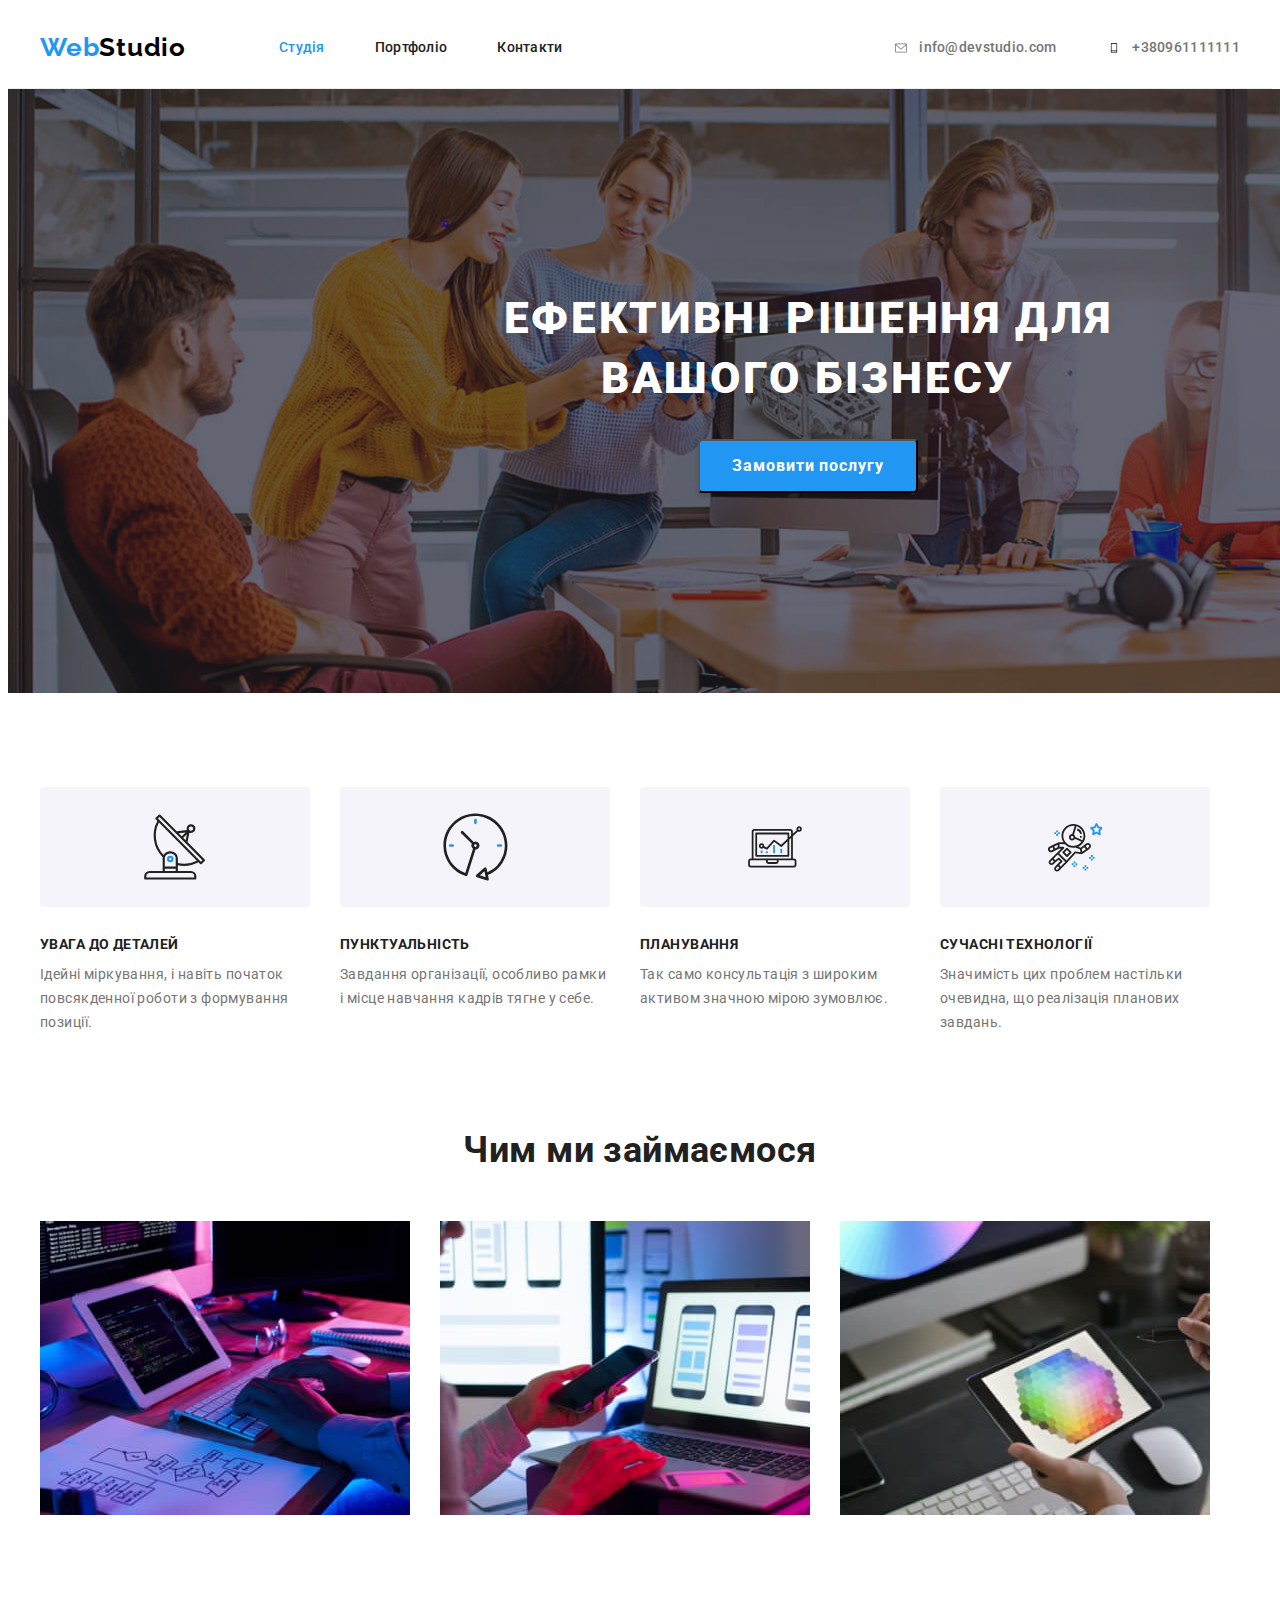
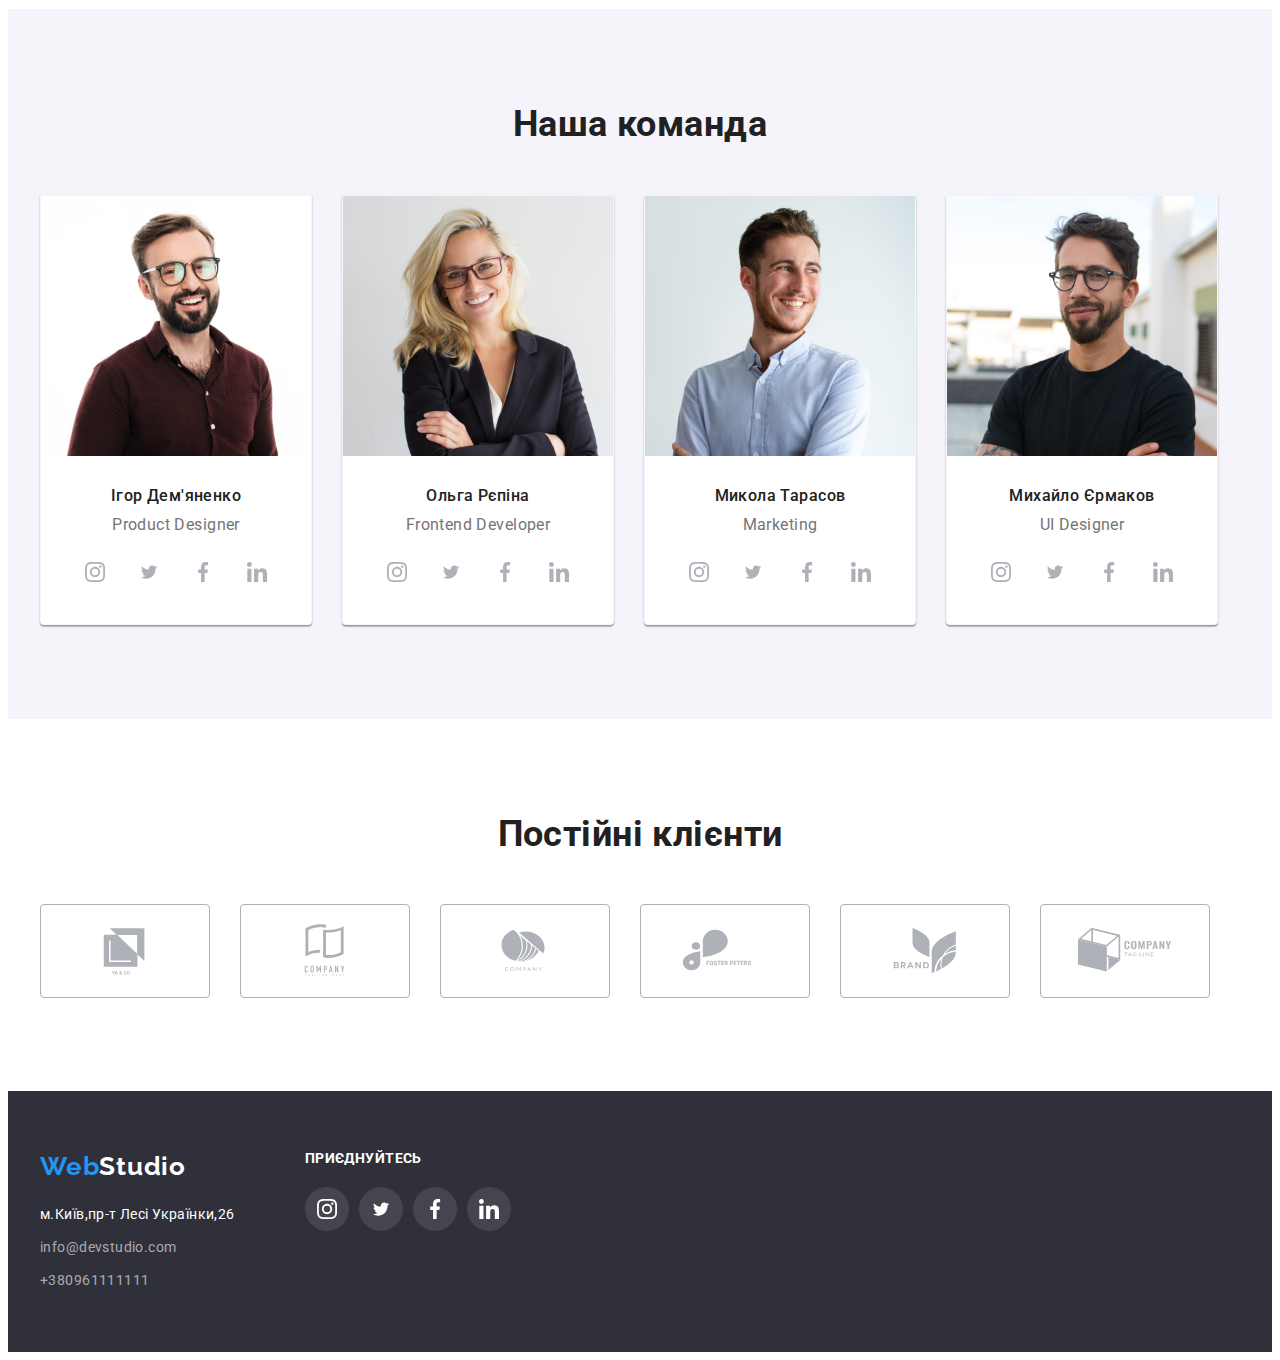
<file: index.html>
<!DOCTYPE html>
<html lang="uk">
  <head>
    <meta charset="UTF-8" />
    <meta http-equiv="X-UA-Compatible" content="IE=edge" />
    <meta name="viewport" content="width=device-width, initial-scale=1.0" />
    <title>Document</title>
    <link rel="preconnect" href="https://fonts.googleapis.com" />
    <link rel="preconnect" href="https://fonts.gstatic.com" crossorigin />
    <link
      href="https://fonts.googleapis.com/css2?family=Raleway:wght@700&family=Roboto:wght@400;500;700;900&display=swap"
      rel="stylesheet"
    />
    <link
      rel="stylesheet"
      href="https://cdnjs.cloudflare.com/ajax/libs/modern-normalize/1.1.0/modern-normalize.min.css"
      integrity="sha512-wpPYUAdjBVSE4KJnH1VR1HeZfpl1ub8YT/NKx4PuQ5NmX2tKuGu6U/JRp5y+Y8XG2tV+wKQpNHVUX03MfMFn9Q=="
      crossorigin="anonymous"
      referrerpolicy="no-referrer"
    />
    <link rel="stylesheet" href="./css/styles.css" />
  </head>
  <body class="page">
    <header class="page-header">
      <div class="container head">
        <nav class="nav-list">
          <a href="./index.html" class="logo-link link"
            ><span class="logo">Web</span>Studio</a
          >

          <ul class="site-nav list">
            <li>
              <a href="./index.html" class="site-nav link current">Студія</a>
            </li>
            <li>
              <a href="./portfolio.html" class="site-nav link">Портфоліо</a>
            </li>
            <li><a href="#" class="site-nav link">Контакти</a></li>
          </ul>
        </nav>
        <ul class="contacts list">
          <li class="item-mail">
            <a href="mailto:info@devstudio.com" class="contacts-mail link">
              <svg class="icon-mail" width="16" height="12">
                <use href="./img/icons.svg#envelope"></use>
              </svg>
              info@devstudio.com</a
            >
          </li>
          <li>
            <a href="tel:+380961111111" class="contacts-tel link">
              <svg class="icon-tel" width="16" height="10">
                <use href="./img/icons.svg#vector"></use></svg>+380961111111</a
            >
          </li>
        </ul>
      </div>
    </header>
    <main>
      <section class="hero section">
        <h1 class="hero-title">Ефективні рішення для вашого бізнесу</h1>
        <button type="button" class="button one">Замовити послугу</button>
      </section>
      <section class="feature-section">
        <div class="container">
          <h2 hidden class="feature-title">Опис якостей студії</h2>
          <ul class="feature list">
            <li class="feature-item">
              <div class="featuer-div div-antenna">
                <svg class="antenna" width="65.23" height="70">
                  <use href="./img/icons.svg#antenna"></use>
                </svg>
              </div>
              <h3 class="title">УВАГА ДО ДЕТАЛЕЙ</h3>
              <p class="text-title">
                Ідейні міркування, і навіть початок повсякденної роботи з
                формування позиції.
              </p>
            </li>
            <li class="feature-item">
              <div class="featuer-div">
                <svg class="clock" width="66.96" height="70">
                  <use href="./img/icons.svg#clock"></use>
                </svg>
              </div>
              <h3 class="title">ПУНКТУАЛЬНІСТЬ</h3>
              <p class="text-title">
                Завдання організації, особливо рамки і місце навчання кадрів
                тягне у себе.
              </p>
            </li>
            <li class="feature-item">
              <div class="featuer-div">
                <svg class="diagram" width="70" height="53.69">
                  <use href="./img/icons.svg#diagram"></use>
                </svg>
              </div>
              <h3 class="title">ПЛАНУВАННЯ</h3>
              <p class="text-title">
                Так само консультація з широким активом значною мірою зумовлює.
              </p>
            </li>
            <li class="feature-item">
              <div class="featuer-div">
                <svg class="astronaut" width="54.83" height="60.66">
                  <use href="./img/icons.svg#astronaut"></use>
                </svg>
              </div>
              <h3 class="title">СУЧАСНІ ТЕХНОЛОГІЇ</h3>
              <p class="text-title">
                Значимість цих проблем настільки очевидна, що реалізація
                планових завдань.
              </p>
            </li>
          </ul>
        </div>
      </section>
      <section class="work">
        <div class="container">
          <h2 class="work-title">Чим ми займаємося</h2>
          <ul class="work-list list">
            <li>
              <img src="./img/computer.jpg" alt="комп'ютер" width="370" />
            </li>
            <li><img src="./img/mobile.jpg" alt="мобільний" width="370" /></li>
            <li><img src="./img/tablet.jpg" alt="планшет" width="370" /></li>
          </ul>
        </div>
      </section>
      <section class="team">
        <div class="container">
          <h2 class="team-title">Наша команда</h2>
          <ul class="team-list list">
            <li class="team-item">
              <a href="#"
                ><img
                  src="./img/productdesigner.jpg"
                  alt="дизайнер"
                  width="270"
              /></a>
              <div class="team-div">
                <h3 class="title-people">Ігор Дем'яненко</h3>
                <p class="team-text">Product Designer</p>
                <ul class="list-social list">
                  <li class="social">
                    <a class="team-social-link link" href="#">
                      <svg class="social-icon" width="20" height="20">
                        <use href="./img/icons.svg#instagram"></use></svg></a>
                  </li>
                  <li class="social">
                    <a class="team-social-link link" href="#">
                      <svg class="social-icon" width="20" height="16.25">
                        <use href="./img/icons.svg#twitter"></use></svg></a>
                  </li>
                  <li class="social">
                    <a class="team-social-link link" href="#">
                      <svg class="social-icon" width="20" height="20">
                        <use href="./img/icons.svg#facebook"></use></svg></a>
                  </li>
                  <li class="social">
                    <a class="team-social-link link" href="#">
                      <svg class="social-icon" width="20" height="20">
                        <use href="./img/icons.svg#linkedin"></use></svg></a>
                  </li>
                </ul>
              </div>
            </li>

            <li class="team-item">
              <a href="#"
                ><img
                  src="./img/frontenddeveloper.jpg"
                  alt="фронтендрозробник"
                  width="270"
              /></a>
              <div class="team-div">
                <h3 class="title-people">Ольга Рєпіна</h3>
                <p class="team-text">Frontend Developer</p>
                <ul class="list-social list">
                  <li class="social">
                    <a class="team-social-link link" href="#">
                      <svg class="social-icon" width="20" height="20">
                        <use href="./img/icons.svg#instagram"></use></svg></a>
                  </li>
                  <li class="social">
                    <a class="team-social-link link" href="#">
                      <svg class="social-icon" width="20" height="16.25">
                        <use href="./img/icons.svg#twitter"></use></svg></a>
                  </li>
                  <li class="social">
                    <a class="team-social-link link" href="#">
                      <svg class="social-icon" width="20" height="20">
                        <use href="./img/icons.svg#facebook"></use></svg></a>
                  </li>
                  <li class="social">
                    <a class="team-social-link link" href="#">
                      <svg class="social-icon" width="20" height="20">
                        <use href="./img/icons.svg#linkedin"></use></svg></a>
                  </li>
                </ul>
              </div>
            </li>
            <li class="team-item">
              <a href="#"
                ><img
                  src="./img/marketing.jpg"
                  alt="менеджер з маркетингу"
                  width="270"
              /></a>
              <div class="team-div">
                <h3 class="title-people">Микола Тарасов</h3>
                <p class="team-text">Marketing</p>
                <ul class="list-social list">
                  <li class="social">
                    <a class="team-social-link link" href="#">
                      <svg class="social-icon" width="20" height="20">
                        <use href="./img/icons.svg#instagram"></use></svg></a>
                  </li>
                  <li class="social">
                    <a class="team-social-link link" href="#">
                      <svg class="social-icon" width="20" height="16.25">
                        <use href="./img/icons.svg#twitter"></use></svg></a>
                  </li>
                  <li class="social">
                    <a class="team-social-link link" href="#">
                      <svg class="social-icon" width="20" height="20">
                        <use href="./img/icons.svg#facebook"></use></svg></a>
                  </li>
                  <li class="social">
                    <a class="team-social-link link" href="#">
                      <svg class="social-icon" width="20" height="20">
                        <use href="./img/icons.svg#linkedin"></use></svg></a>
                  </li>
                </ul>
              </div>
            </li>
            <li class="team-item">
              <a href="#"
                ><img src="./img/uidesigner.jpg" alt="дизайнер" width="270"
              /></a>
              <div class="team-div">
                <h3 class="title-people">Михайло Єрмаков</h3>
                <p class="team-text">UI Designer</p>
                <ul class="list-social list">
                  <li class="social">
                    <a class="team-social-link link" href="#">
                      <svg class="social-icon" width="20" height="20">
                        <use href="./img/icons.svg#instagram"></use></svg></a>
                  </li>
                  <li class="social">
                    <a class="team-social-link link" href="#">
                      <svg class="social-icon" width="20" height="16.25">
                        <use href="./img/icons.svg#twitter"></use></svg></a>
                  </li>
                  <li class="social">
                    <a class="team-social-link link" href="#">
                      <svg class="social-icon" width="20" height="20">
                        <use href="./img/icons.svg#facebook"></use></svg></a>
                  </li>
                  <li class="social">
                    <a class="team-social-link link" href="#">
                      <svg class="social-icon class=" width="20" height="20">
                        <use href="./img/icons.svg#linkedin"></use></svg></a>
                  </li>
                </ul>
              </div>
            </li>
          </ul>
        </div>
      </section>
      <section class="clients">
        <div class="container">
          <h2 class="title-clients">Постійні клієнти</h2>
          <ul class="clients-list list">
            <li class="client-item">
              <a class="client-link link" href="#">
                <svg class="client-icon" width="106" height="60">
                  <use href="./img/icons.svg#icon-Logo"></use>
                </svg>
              </a>
            </li>
            <li class="client-item">
              <a class="client-link link" href="#">
                <svg class="client-icon" width="106" height="60">
                  <use href="./img/icons.svg#icon-Logo-1"></use>
                </svg>
              </a>
            </li>
            <li class="client-item">
              <a class="client-link link" href="#">
                <svg class="client-icon" width="106" height="60">
                  <use href="./img/icons.svg#icon-Logo-2"></use>
                </svg>
              </a>
            </li>
            <li class="client-item">
              <a class="client-link link" href="#">
                <svg class="client-icon" width="106" height="60">
                  <use href="./img/icons.svg#icon-Logo-3"></use>
                </svg>
              </a>
            </li>
            <li class="client-item">
              <a class="client-link link" href="#">
                <svg class="client-icon" width="106" height="60">
                  <use href="./img/icons.svg#icon-Logo-4"></use>
                </svg>
              </a>
            </li>
            <li class="client-item">
              <a class="client-link link" href="#">
                <svg class="client-icon" width="106" height="60">
                  <use href="./img/icons.svg#icon-Logo-5"></use>
                </svg>
              </a>
            </li>
          </ul>
        </div>
      </section>
    </main>
    <footer class="footer-page">
      <div class="container container-footer">
        <div class="footer-nav">
          <a href="./index.html" class="footer-link logo-link link"
            ><span class="logo">Web</span>Studio</a
          >
          <address>
            <a
              href="https://goo.gl/maps/CPtM"
              target="_blank"
              rel="noopener noreferre nofollow"
              class="link-footer link"
              >м.Київ,пр-т Лесі Українки,26
            </a>
          </address>
          <ul class="footer-contacts list">
            <li class="footer-item">
              <a href="mailto:info@devstudio.com" class="footer-mail link"
                >info@devstudio.com</a
              >
            </li>
            <li>
              <a href="tel:+380961111111" class="footer-tel link"
                >+380961111111</a
              >
            </li>
          </ul>
        </div>
        <div class="connect">
          <p class="title-connection">Приєднуйтесь</p>
          <ul class="list-social-footer list">
            <li class="social-footer">
              <a class="footer-social-link link" href="#">
                <svg class="footer-social-icon" width="20" height="20">
                  <use href="./img/icons.svg#instagram"></use></svg></a>
            </li>
            <li class="social-footer">
              <a class="footer-social-link link" href="#">
                <svg class="footer-social-icon" width="20" height="16.25">
                  <use href="./img/icons.svg#twitter"></use></svg></a>
            </li>
            <li class="social-footer">
              <a class="footer-social-link link" href="#">
                <svg class="footer-social-icon" width="20" height="20">
                  <use href="./img/icons.svg#facebook"></use></svg></a>
            </li>
            <li class="social-footer">
              <a class="footer-social-link link" href="#">
                <svg class="footer-social-icon" width="20" height="20">
                  <use href="./img/icons.svg#linkedin"></use></svg></a>
            </li>
          </ul>
        </div>
      </div>
    </footer>
  </body>
</html>
</file>
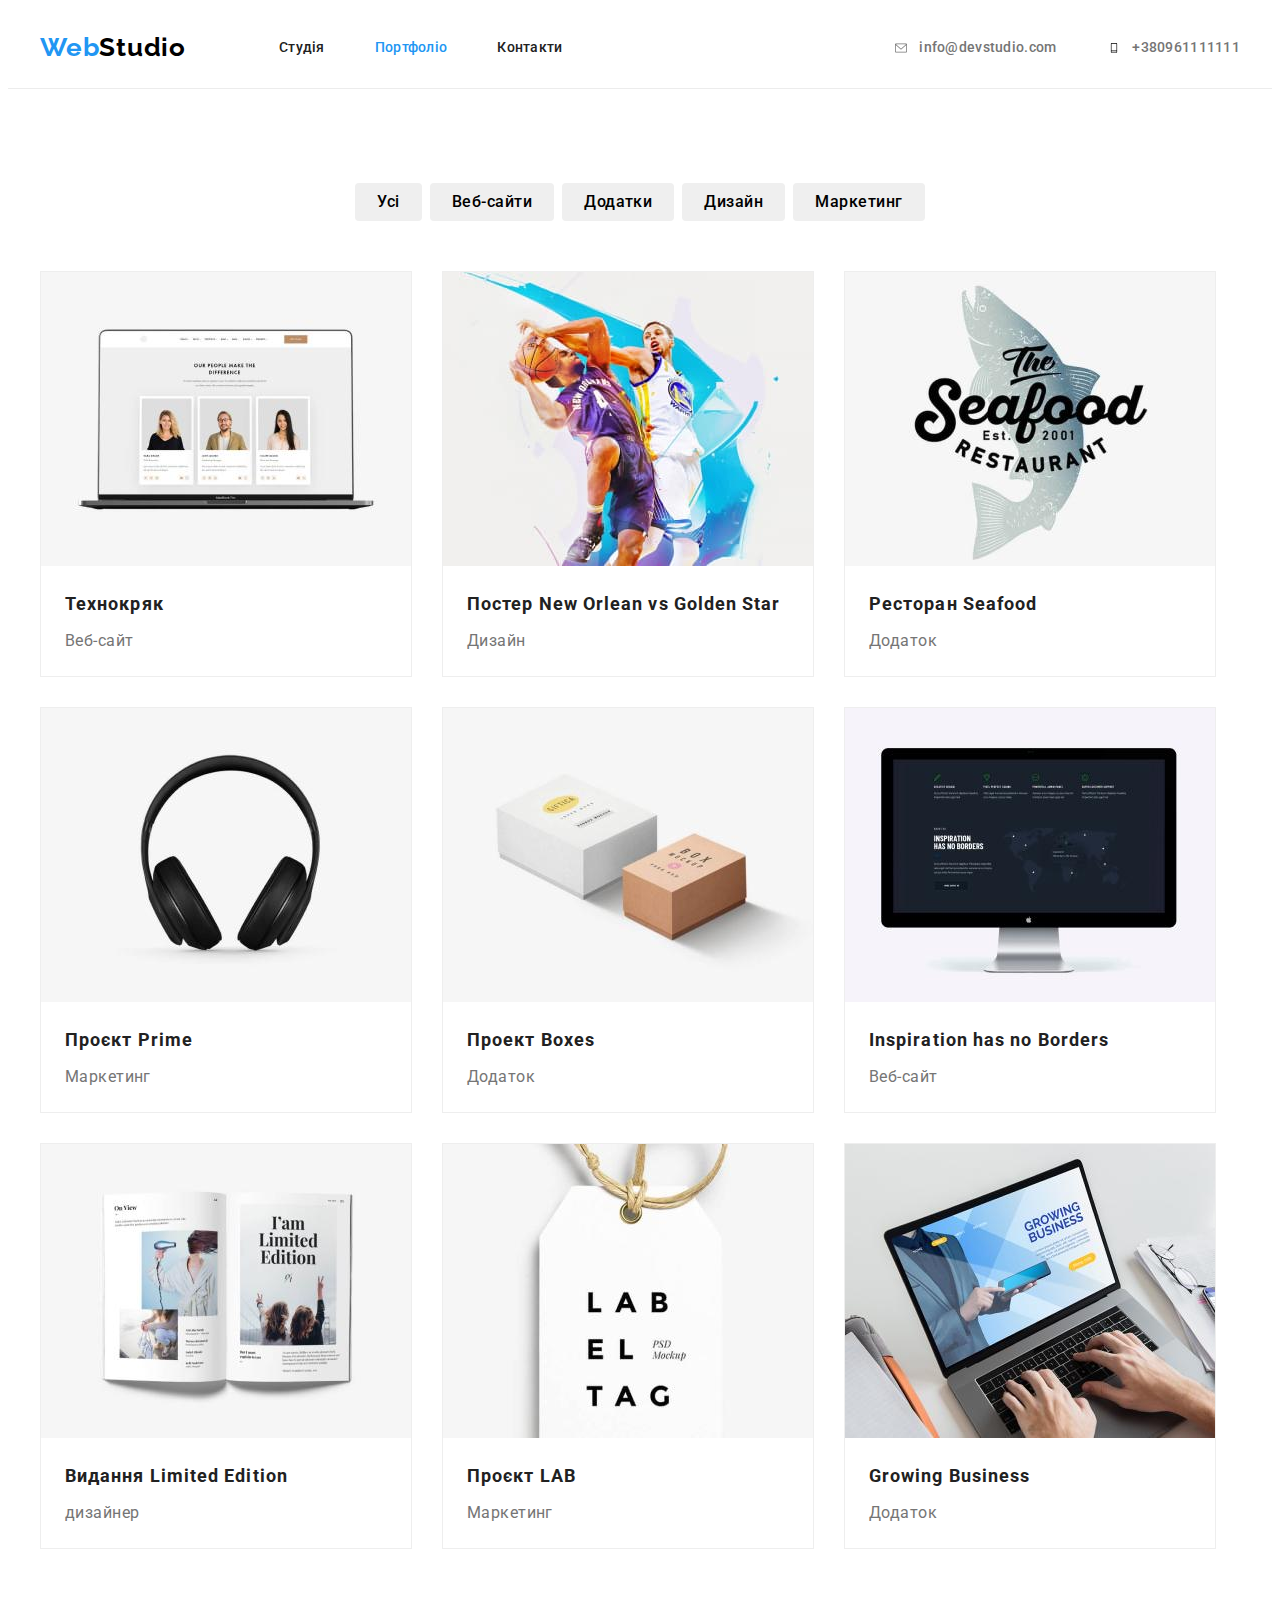
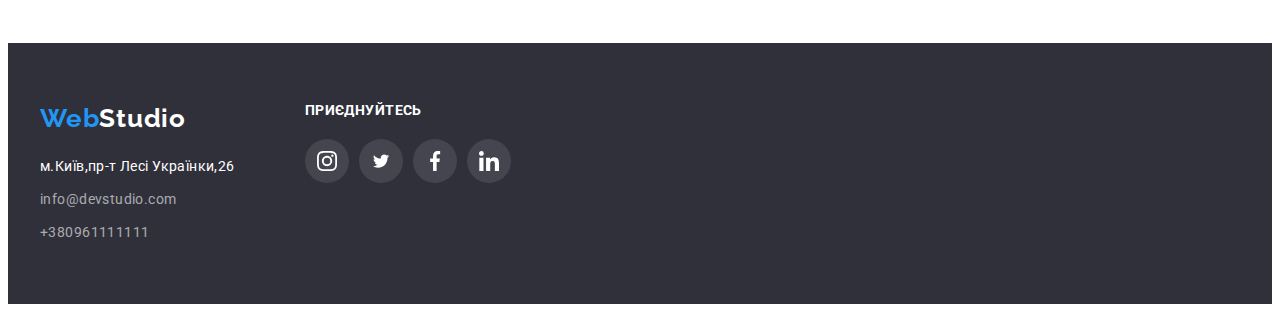
<file: portfolio.html>
<!DOCTYPE html>
<html lang="uk">
  <head>
    <meta charset="UTF-8" />
    <meta http-equiv="X-UA-Compatible" content="IE=edge" />
    <meta name="viewport" content="width=device-width, initial-scale=1.0" />
    <title>Document</title>
    <link rel="preconnect" href="https://fonts.googleapis.com" />
    <link rel="preconnect" href="https://fonts.gstatic.com" crossorigin />
    <link
      href="https://fonts.googleapis.com/css2?family=Raleway:wght@700&family=Roboto:wght@400;500;700;900&display=swap"
      rel="stylesheet"
    />
    <link
      rel="stylesheet"
      href="https://cdnjs.cloudflare.com/ajax/libs/modern-normalize/1.1.0/modern-normalize.min.css"
      integrity="sha512-wpPYUAdjBVSE4KJnH1VR1HeZfpl1ub8YT/NKx4PuQ5NmX2tKuGu6U/JRp5y+Y8XG2tV+wKQpNHVUX03MfMFn9Q=="
      crossorigin="anonymous"
      referrerpolicy="no-referrer"
    />
    <link rel="stylesheet" href="./css/styles.css" />
  </head>
  <body class="page">
    <header class="page-header">
      <div class="container head">
        <nav class="nav-list">
          <a href="./index.html" class="logo-link link"
            ><span class="logo">Web</span>Studio</a
          >

          <ul class="site-nav list">
            <li>
              <a href="./index.html" class="site-nav link ">Студія</a>
            </li>
            <li>
              <a href="./portfolio.html" class="site-nav link current">Портфоліо</a>
            </li>
            <li><a href="#" class="site-nav link">Контакти</a></li>
          </ul>
        </nav>
        <ul class="contacts list">
          <li class="item-mail">
            <a href="mailto:info@devstudio.com" class="contacts-mail link">
              <svg class="icon-mail" width="16" height="12">
                <use href="./img/icons.svg#envelope"></use>
              </svg>
              info@devstudio.com</a
            >
          </li>
          <li>
            <a href="tel:+380961111111" class="contacts-tel link">
              <svg class="icon-tel" width="16" height="10">
                <use href="./img/icons.svg#vector"></use></svg>+380961111111</a
            >
          </li>
        </ul>
      </div>
    </header>
    <main class="hero-menu">
      <section class="hero-portfolio">
        <div class="container">
          <h1 hidden>Приклади пректів</h1>
          <ul class="menu list">
            <li><button type="button" class="button-example">Усі</button></li>
            <li>
              <button type="button" class="button-example">Веб-сайти</button>
            </li>
            <li>
              <button type="button" class="button-example">Додатки</button>
            </li>
            <li>
              <button type="button" class="button-example">Дизайн</button>
            </li>
            <li>
              <button type="button" class="button-example">Маркетинг</button>
            </li>
          </ul>
          <ul class="examples list">
            <li class="examples-item">
              <a class="link-examples link" href="#">
                <img src="./img/team.jpg" alt="команда" />
                <div class="div-examples">
                  <h2 class="title-examples">Технокряк</h2>
                  <p class="text">Веб-сайт</p>
                </div>
              </a>
            </li>
            <li class="examples-item">
              <a class="link-examples link" href="#">
                <img src="./img/bascketball.jpg" alt="Баскетбол" />
                <div class="div-examples">
                  <h2 class="title-examples">
                    Постер New Orlean vs Golden Star
                  </h2>
                  <p class="text">Дизайн</p>
                </div>
              </a>
            </li>
            <li class="examples-item">
              <a class="link-examples link" href="#">
                <img src="./img/restaurant.jpg" alt="Ресторан" />
                <div class="div-examples">
                  <h2 class="title-examples">Ресторан Seafood</h2>
                  <p class="text">Додаток</p>
                </div>
              </a>
            </li>
            <li class="examples-item">
              <a class="link-examples link" href="#">
                <img src="./img/headphones.jpg" alt="Навушники" />
                <div class="div-examples">
                  <h2 class="title-examples">Проєкт Prime</h2>
                  <p class="text">Маркетинг</p>
                </div>
              </a>
            </li>
            <li class="examples-item">
              <a class="link-examples link" href="#">
                <img src="./img/boxes.jpg" alt="Дві коробки" />
                <div class="div-examples">
                  <h2 class="title-examples">Проект Boxes</h2>
                  <p class="text">Додаток</p>
                </div>
              </a>
            </li>
            <li class="examples-item">
              <a class="link-examples link" href="#">
                <img src="./img/monitor.jpg" alt="Монітор" />
                <div class="div-examples">
                  <h2 class="title-examples">Inspiration has no Borders</h2>
                  <p class="text">Веб-сайт</p>
                </div>
              </a>
            </li>
            <li class="examples-item">
              <a class="link-examples link" href="#">
                <img src="./img/magazine.jpg" alt="Журнал" />
                <div class="div-examples">
                  <h2 class="title-examples">Видання Limited Edition</h2>
                  <p class="text">дизайнер</p>
                </div>
              </a>
            </li>
            <li class="examples-item">
              <a class="link-examples link" href="#">
                <img src="./img/label.jpg" alt="Бірка" />
                <div class="div-examples">
                  <h2 class="title-examples">Проєкт LAB</h2>
                  <p class="text">Маркетинг</p>
                </div>
              </a>
            </li>
            <li class="examples-item">
              <a class="link-examples link" href="#">
                <img src="./img/laptop.jpg" alt="Ноутбук" />
                <div class="div-examples">
                  <h2 class="title-examples">Growing Business</h2>
                  <p class="text">Додаток</p>
                </div>
              </a>
            </li>
          </ul>
        </div>
      </section>
    </main>
    <footer class="footer-page">
      <div class="container container-footer">
        <div class="footer-nav">
          <a href="./index.html" class="footer-link logo-link link"
            ><span class="logo">Web</span>Studio</a
          >
          <address>
            <a
              href="https://goo.gl/maps/CPtM"
              target="_blank"
              rel="noopener noreferre nofollow"
              class="link-footer link"
              >м.Київ,пр-т Лесі Українки,26
            </a>
          </address>
          <ul class="footer-contacts list">
            <li class="footer-item">
              <a href="mailto:info@devstudio.com" class="footer-mail link"
                >info@devstudio.com</a
              >
            </li>
            <li>
              <a href="tel:+380961111111" class="footer-tel link"
                >+380961111111</a
              >
            </li>
          </ul>
        </div>
        <div class="connect">
          <p class="title-connection">Приєднуйтесь</p>
          <ul class="list-social-footer list">
            <li class="social-footer">
              <a class="footer-social-link link" href="#">
                <svg class="footer-social-icon" width="20" height="20">
                  <use href="./img/icons.svg#instagram"></use></svg></a>
            </li>
            <li class="social-footer">
              <a class="footer-social-link link" href="#">
                <svg class="footer-social-icon" width="20" height="16.25">
                  <use href="./img/icons.svg#twitter"></use></svg></a>
            </li>
            <li class="social-footer">
              <a class="footer-social-link link" href="#">
                <svg class="footer-social-icon" width="20" height="20">
                  <use href="./img/icons.svg#facebook"></use></svg></a>
            </li>
            <li class="social-footer">
              <a class="footer-social-link link" href="#">
                <svg class="footer-social-icon" width="20" height="20">
                  <use href="./img/icons.svg#linkedin"></use></svg></a>
            </li>
          </ul>
        </div>
      </div>
    </footer>
  </body>
</html>
</file>
<file: css/styles.css>
/* вторичный цвет #212121 */
/* цвет основного текста #757575 */
/* белый #FFFFFF */
/* акцент #2196F3 */
/* вторичный цвет фона #2F303A */
/* bcg team #F5F4FA */
/* main bcg #F5F5F5 */
:root{
    --primary-text-color: #757575;
    --title-text-color:  #212121;
    --acent-color: #2196F3;
    --primary-white-color: #FFFFFF;
    --icons-color: #AFB1B8;
}
h1, h2, h3, h4, h5, h6{
    margin: 0;
}
p{
    margin: 0;
    padding: 0;}
 
img{
    display: block;
}

.container{
    width: 1200px;
    padding-left: 15px;
    padding-right: 15px;
    margin: 0 auto;
}
.page {
   
    color: var(--primary-text-color);
    font-family: Roboto, sans-serif;
    font-style: normal;
    font-size: 14px;
    letter-spacing: 0.03em;
    
}

.list{
    list-style: none;
    margin: 0;
    padding: 0;
}
.link{
    text-decoration: none;
}
.title{
    color: var(--title-text-color);
    font-size: 14px;
    line-height: 1.14;
    letter-spacing: 0.03em;
    }
/* header */
.nav-list{
    display: flex;
    align-items: center;
}
.container.head{
    display: flex;
    align-items: center;
    
}
.site-nav.list{
    display: flex;
    row-gap: 32px;
    column-gap: 50px;
    
}
.contacts.list{
    display: flex;
    row-gap: 32px;
    column-gap: 50px;
    margin-left: auto;
    
}

.logo {
    color: var(--acent-color);
    
}
.logo-link{
    color: #000000;
    font-family: Raleway, sans-serif;
    font-weight: 700;
    font-size: 26px;
    line-height: 1.19;
    letter-spacing: 0.03em;
    display: inline-block;
    margin-right: 93px;
    padding-top: 24px;
    padding-bottom: 25px;
    
    
    
}
.page-header {
    background-color: var(--primary-white-color);
    border-bottom: 1px solid #ECECEC;
     
}

.site-nav.link.current{
    color: var(--acent-color);

}


.site-nav.link{
    color: #212121;
    font-style: normal;
    font-weight: 500;
    font-size: 14px;
    line-height: 1.14;
    letter-spacing: 0.02em;
    padding-top: 32px;
    padding-bottom: 32px;
    
   }
.site-nav.link:hover, .site-nav.link:focus{
    color: var(--acent-color);
}

.icon-mail{
    fill: var(--primary-text-color);
}
.icon-mail, .icon-tel
{margin-right: 10px;}





.contacts-mail{
    vertical-align: baseline;
    align-items: center;
    
    display: flex;
    
    color: var(--primary-text-color);
    font-weight: 500;
    font-size: 14px;
    line-height: 1.14;
    letter-spacing: 0.02em;
    padding-top: 32px;
    padding-bottom: 32px;
    margin-left: auto;
}

.contacts-mail:hover, .contacts-mail:focus{
    color: var(--acent-color);
}
.contacts-mail:hover .icon-mail{
    fill: var(--acent-color);
}
.contacts-mail:focus .icon-mail{
    fill: var(--acent-color);
}
.contacts-tel{
    display: flex;
    vertical-align: baseline;
    align-items: center;
    
    color: var(--primary-text-color);
    font-weight: 500;
    font-size: 14px;
    line-height: 1.14;
    letter-spacing: 0.02em;
    padding-top: 32px;
    padding-bottom: 32px;
    margin-left: auto;
    
}
.contacts-tel:hover, .contacts-tel:focus{
    color: var(--acent-color);
}
.contacts-tel:hover .icon-tel{
    fill: var(--acent-color);
}
.contacts-tel:focus .icon-tel{
    fill: var(--acent-color);
}

/* Hero */
.hero{
    width: 1600px;
    margin: 0 auto;
    text-align: center;
    padding-top: 200px;
    padding-bottom: 200px;
    background-repeat: no-repeat;
    background-size: cover;
    background-image: linear-gradient(to right,rgba(47, 48, 58, 0.4),rgba(47, 48, 58, 0.4)), url(../img/hero.png);
}

    

    
     

.hero-title{
    width: 696px;
    height: 120px;
    color: var(--primary-white-color);
    font-weight: 900;
    font-size: 44px;
    line-height: 1.36;
   
    letter-spacing: 0.06em;
    text-transform: uppercase;
    margin-left: auto;
    margin-right: auto;
    margin-bottom: 30px;
   
   
    
   
   }
.button{
    font-family: Roboto, sans-serif;
    color: var(--primary-white-color);
    background-color: var(--acent-color);
    font-weight: 700;
    font-size: 16px;
    line-height: 1.875;
    align-items: center;
    text-align: center;
    letter-spacing: 0.06em;
    cursor: pointer;
    display: flex;
    
}

.button.one{
    margin: 0 auto;
    display: inline-block;
    padding: 10px 32px;
    box-shadow: 0px 4px 4px rgba(0, 0, 0, 0.15);
    border-radius: 4px;
    
    
}
.button:hover, .button:focus{
    color: var(--acent-color);
    background-color: var(--primary-white-color);
}
/* Feature */
.feature.list > .title{
    text-transform: uppercase;

    }
.feature.list{
    display: flex;
    gap: 30px;
}
.feature-item{
    
    width: 270px;
}
.text-title{
    font-size: 14px;
line-height: 1.7142;
margin-top: 10px;
}
.feature-section{
    padding-top: 94px;
    padding-bottom: 94px;
}
.featuer-div{
    border: 1px transparent;
    border-radius: 4px;
    background-color: #F5F4FA;
    width: 100%;
    height: 120px;
    margin-bottom: 30px;
    display: flex;
    align-items: center;
    justify-content: center;
}





/* Work */
.work{
    padding-bottom: 94px;
}
.work-title{
    color: var(--title-text-color);
    font-size: 36px;
    line-height: 1.17;
    text-align: center;
}
.work-list{
    display: flex;
    gap: 30px;
    margin-top: 50px;
    }
/* team */
.team{
    background-color: #F5F4FA;
    padding-bottom: 94px;
    padding-top: 94px;
}
.team-title{
    color: var(--title-text-color);
    font-size: 36px;
    line-height: 1.17;
    text-align: center;
}
.team-text{
    font-size: 16px;
    line-height: 1.1875;
    text-align: center;
    
}
.title-people{
    font-weight: 500;
    font-size: 16px;
    line-height: 1.1875;
    text-align: center;
    color: var(--title-text-color);
    margin-bottom: 10px;
}
.team-item{ 
    border: 1px solid transparent;
    background-color: #F5F4FA;
    box-shadow: 0px 1px 3px rgba(0, 0, 0, 0.12), 0px 1px 1px rgba(0, 0, 0, 0.14), 0px 2px 1px rgba(0, 0, 0, 0.2);
    border-radius: 0px 0px 4px 4px;

}
.team-list{
    display: flex;
    gap: 30px;
    margin-top: 50px;
    
}
.team-div{
    padding-bottom: 30px;
    padding-top: 30px;
    background-color: var(--primary-white-color);
}
.list-social{
    display: flex;
    gap: 10px;
    align-items: center;
    justify-content: center;
    margin-top: 16px;
    color: var(--icons-color);
    
}

.team-social-link:hover{
    background-color: var(--acent-color);
       }

.team-social-link:focus{
    background-color: var(--acent-color);
       }

.team-social-link:hover .social-icon{
    fill: var(--primary-white-color);
}
.team-social-link:focus .social-icon{
    fill: var(--primary-white-color);
}


.social{
    width: 44px;
    height: 44px;
    background-color: var(--primary-white-color);
    border-radius: 50%;
    display: flex;
    align-items: center;
    justify-content: center;
    color: var(--icons-color);
}
.team-social-link{
    width: 100%;
    height: 100%;
    fill: var(--icons-color);
    display: flex;
    align-items: center;
    justify-content: center;
    color: var(--icons-color);
    
}
.social-icon{
    color: currentColor;
}

/* clients */
.clients{
    padding-bottom: 94px;
    padding-top: 94px;
    background-color: var(--primary-white-color);
   
}
.title-clients{
    color: var(--title-text-color);
    font-size: 36px;
    line-height: 1.17;
    text-align: center;
    margin-bottom: 50px;
}
.clients-list{
    display: flex;
    gap: 30px;

}
.client-item{
    width: 170px;
    height: 92px;
    display: flex;
    align-items: center;
    justify-content: center;
    
}

.client-link{
    width: 100%;
    height: 100%;
    display: flex;
    align-items: center;
    justify-content: center;
    color: var(--icons-color);
    border: 1px solid #AFB1B8;
    border-radius: 4px;
    color: var(--icons-color);
    }
    .client-icon{
        fill: currentColor;
    }
    .client-link:hover, .client-link:focus{
        border-color: var(--acent-color);
    }
    .client-link:focus{
        border-color: var(--acent-color);
    }
    .client-link:hover .client-icon{
        fill: var(--acent-color);
    }
    .client-link:focus .client-icon{
        fill: var(--acent-color);
    }
/* footer */
.footer-page{
    background-color: #2F303A;
    padding-bottom: 60px;
    padding-top: 60px;
}
.footer-nav{
    margin-right: 70px;
}

.footer-contacts{
    list-style: none;
    }
.footer-item{
    margin-bottom: 9px;
    margin-top: 9px;
}
.link-footer{
    color: var(--primary-white-color);
    font-style: normal;
    font-size: 14px;
    line-height: 1.7143;
}
.footer-link{
    color: var(--primary-white-color);
    margin-bottom: 20px;
    margin-right: 0;
    padding-bottom: 0;
    padding-top: 0;
}
.link-footer:hover, .link-footer:focus{
    color: var(--acent-color);
}
.footer-mail,.footer-tel{
    color: rgba(255, 255, 255, 0.6);
    ;
    font-family: 'Roboto';
    font-style: normal;
    font-weight: 400;
    font-size: 14px;
    line-height: 1.71434;
    letter-spacing: 0.03em;
}
.footer-mail{}
.footer-mail:focus, .footer-mail:hover,
.footer-tel:hover, .footer-tel:focus{
    color: var(--acent-color)
}
.container-footer{
    display: flex;
}
.connect
{
    display: flex;
    flex-direction: column;
}
.title-connection{
    margin-bottom: 20px;
    font-weight: 700;
    font-size: 14px;
     line-height: 1.14;
    text-transform: uppercase;
    color: var(--primary-white-color);
    
}
.list-social-footer{
    display: flex;
    align-items: center;
    justify-content: center;
    gap: 10px;
}
.social-footer{
    width: 44px;
    height: 44px;
    
    display: flex;
    align-items: center;
    justify-content: center;
    border-radius: 50%;
    
}
.footer-social-link{
    width: 100%;
    height: 100%;
    background-color: rgba(255, 255, 255, 0.1);
    display: flex;
    align-items: center;
    justify-content: center;
   color: var(--primary-white-color);
   border-radius: 50%;
   
}
.footer-social-icon{
    fill: currentColor;
}
.footer-social-link:hover, .footer-social-link:focus{
background-color: var(--acent-color);
}


/* Portfolio */
.button-example:hover, .button-example:focus{
    color: var(--primary-white-color);
    background-color: var(--acent-color);
    box-shadow: 0px 3px 1px rgba(0, 0, 0, 0.1), 0px 1px 2px rgba(0, 0, 0, 0.08), 0px 2px 2px rgba(0, 0, 0, 0.12);
}
.button-example{
    font-family: Roboto, sans-serif;
    font-weight: 500;
    font-size: 16px;
    line-height: 1.625;
    text-align: center;
    letter-spacing: 0.03em;
    cursor: pointer;
    padding: 6px 22px;
    border-radius: 4px;
    border: none;

}

.title-examples
{
    font-size: 18px;
    line-height: 2;
    letter-spacing: 0.06em;
    color: #212121;

    margin-bottom: 4px;
    
}
.text{
    font-size: 16px;
    line-height: 1.875;
      
}
.hero-menu{
    background-color: #fff;
}
/* Portfolio Flex */
.hero-portfolio{
    padding-top: 94px;
    padding-bottom: 94px;
}
.menu.list{
    display: flex;
    margin-bottom: 50px;
    justify-content: center;
    gap: 8px
}
.examples.list{
    display: flex;
    flex-wrap: wrap;
    column-gap: 30px;
    row-gap: 30px;
    
}
.div-examples{
    padding-top: 20px;
    padding-bottom: 20px;
    padding-left: 24px;
    padding-right: 24px;

}
.examples-item{
    width: 370px;
    background-color: #ffffff;
    border: 1px solid #EEEEEE;
}
.link-examples{
    display: inline-block;
    color:var(--primary-text-color);
}
.link-examples:hover, .link-examples:focus{
    box-shadow: 0px 1px 1px rgba(0, 0, 0, 0.12), 0px 4px 4px rgba(0, 0, 0, 0.06), 1px 4px 6px rgba(0, 0, 0, 0.16);
}
</file>
